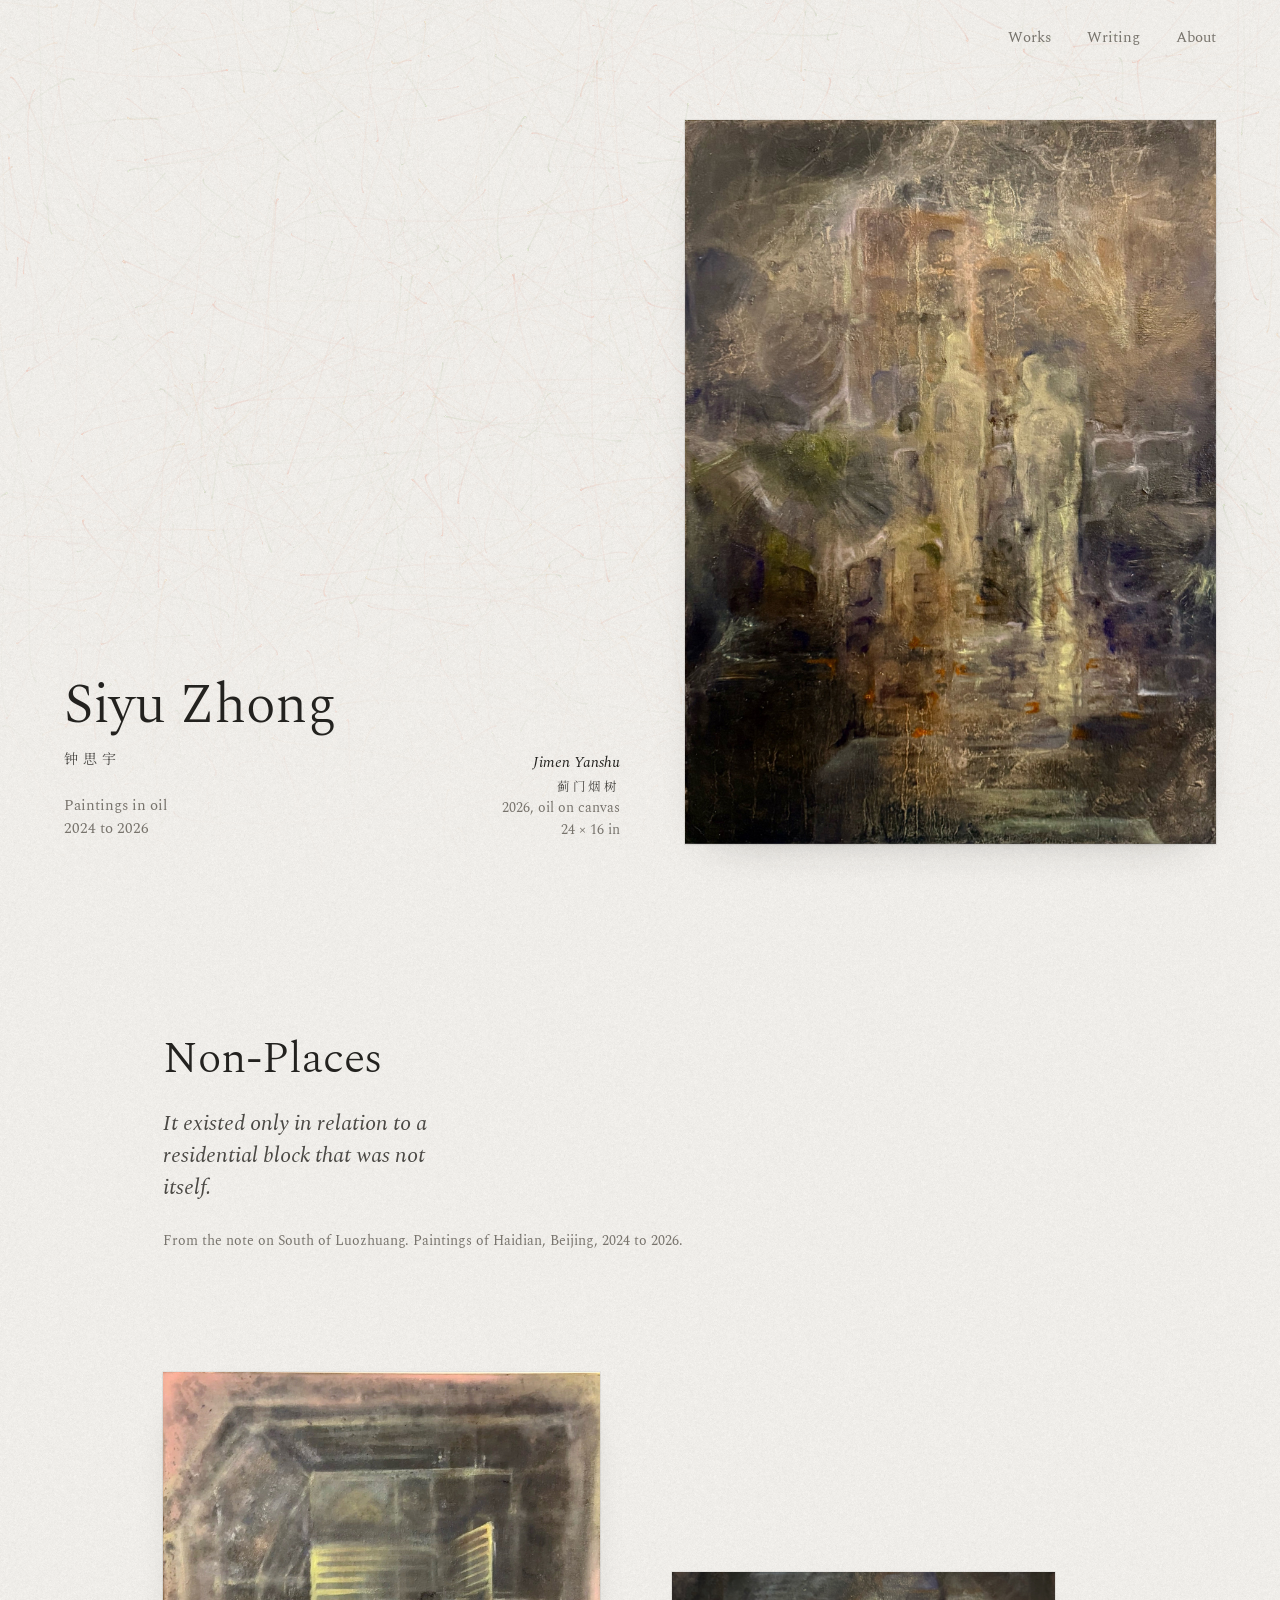
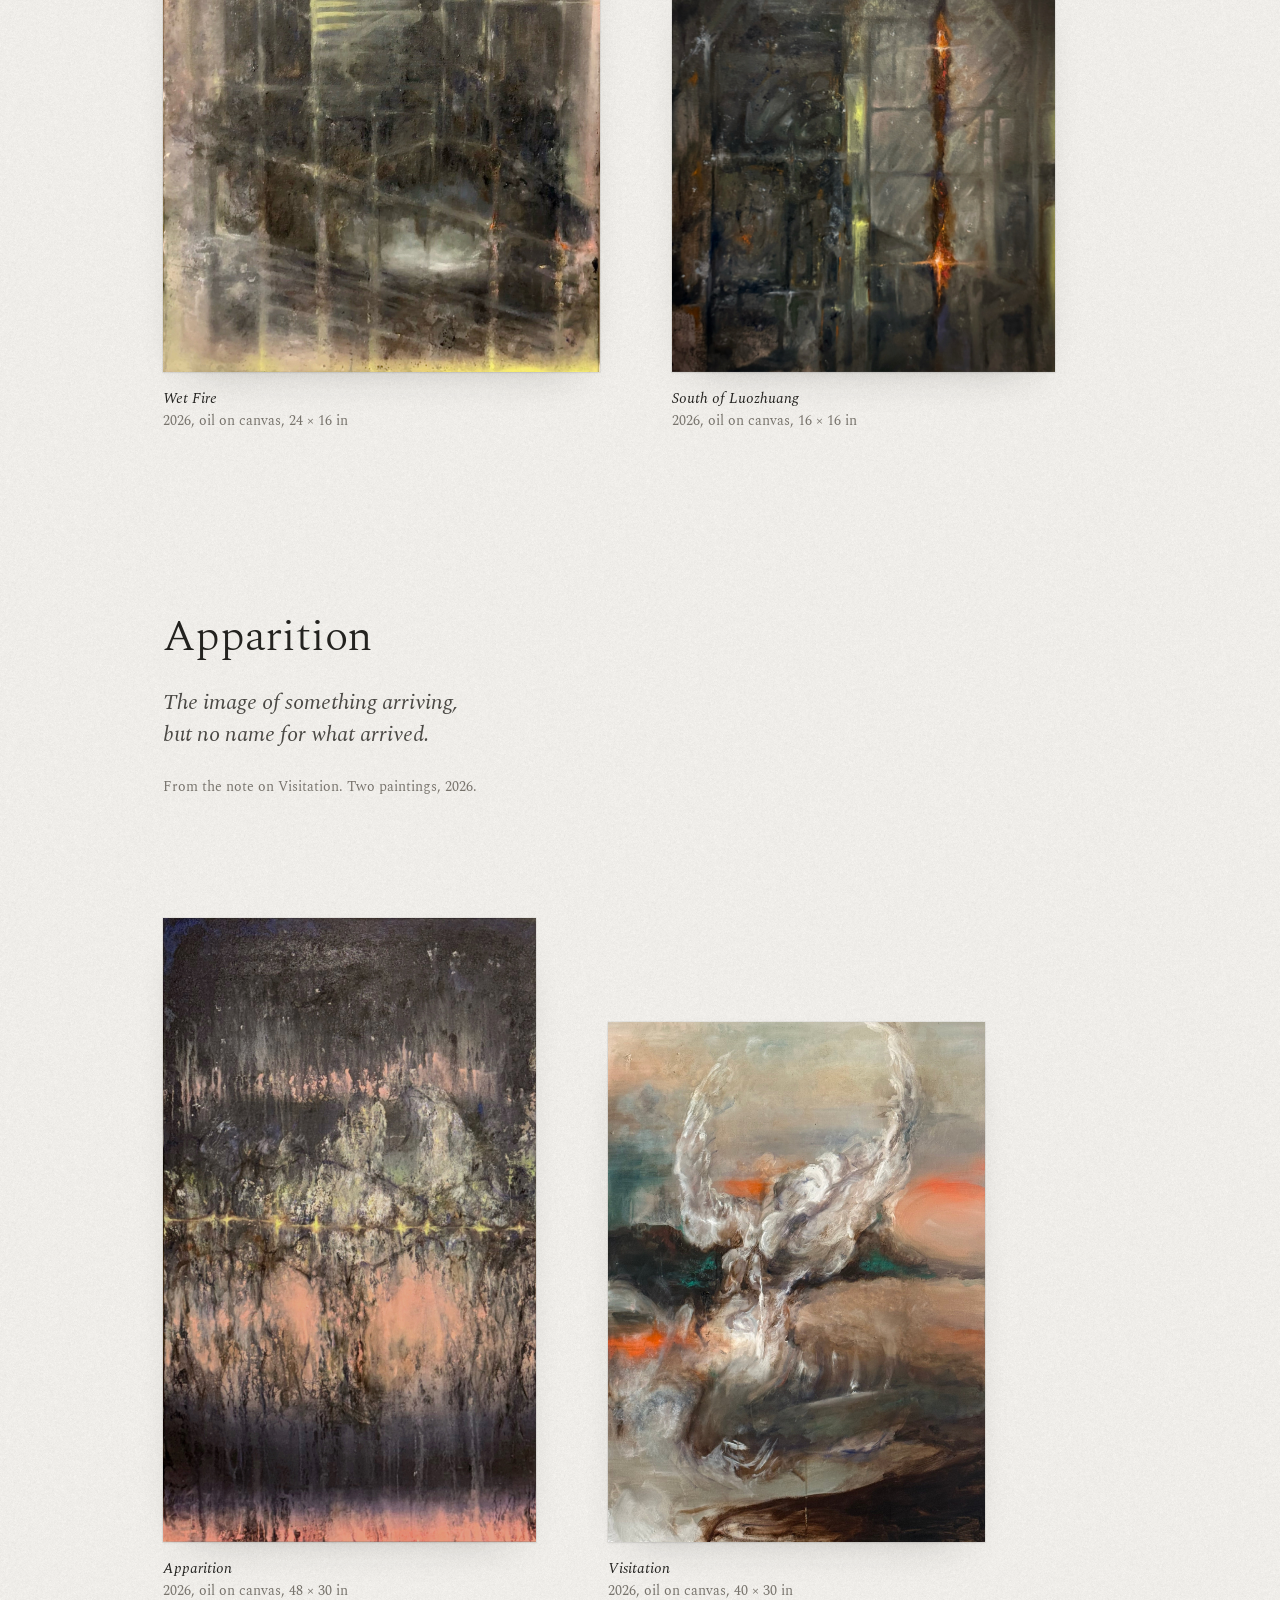
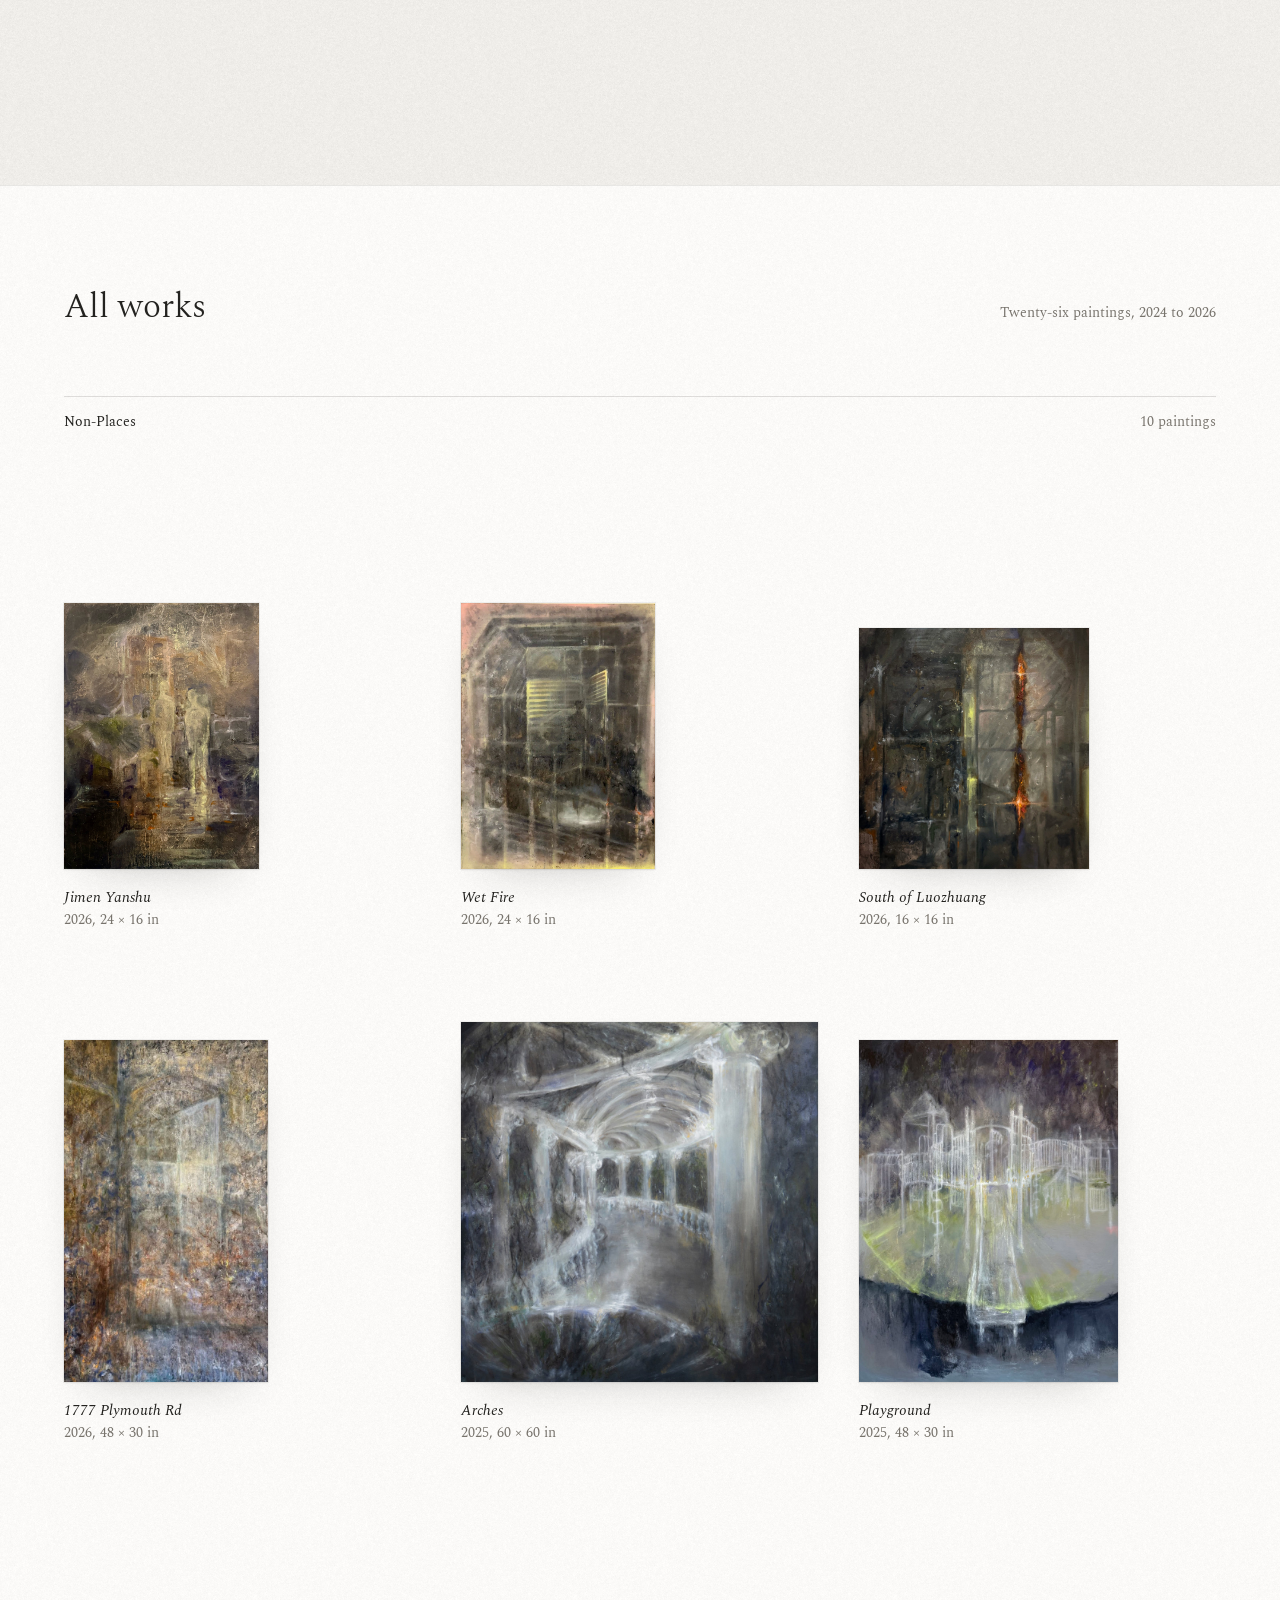
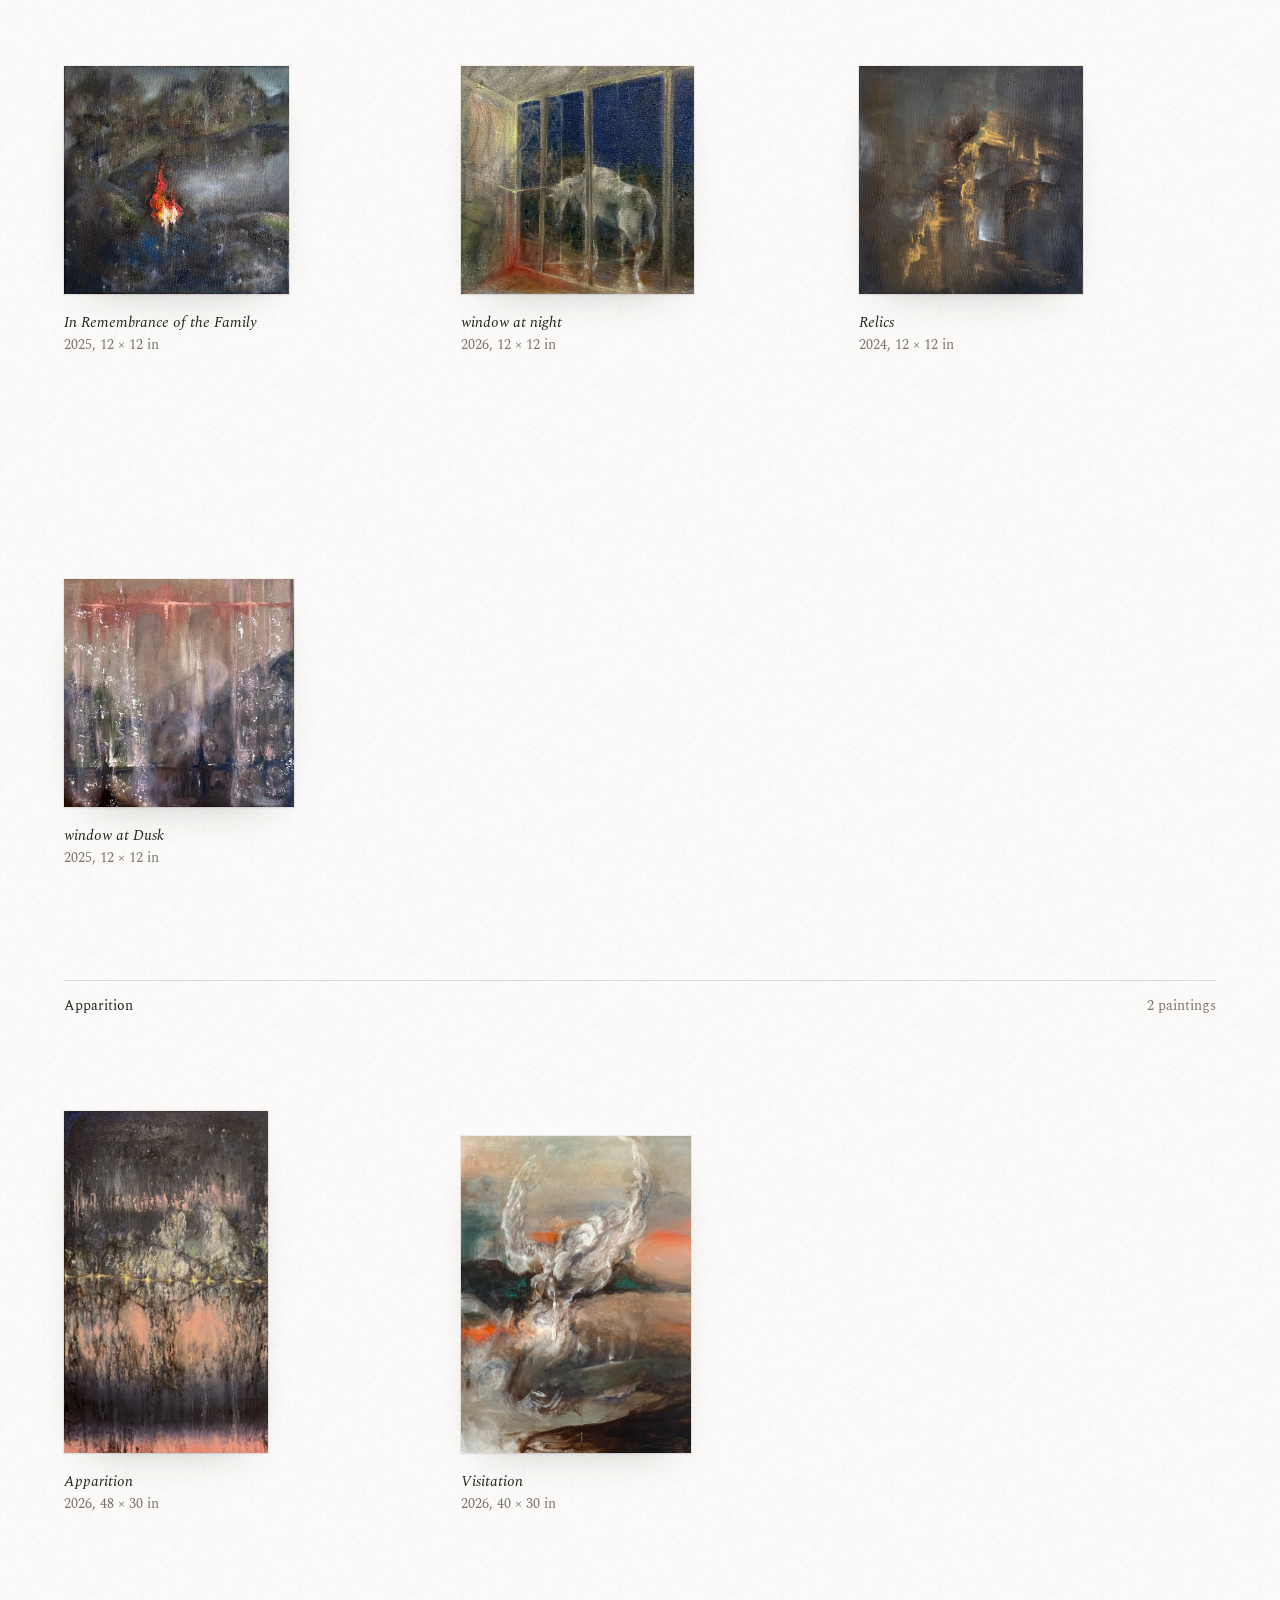
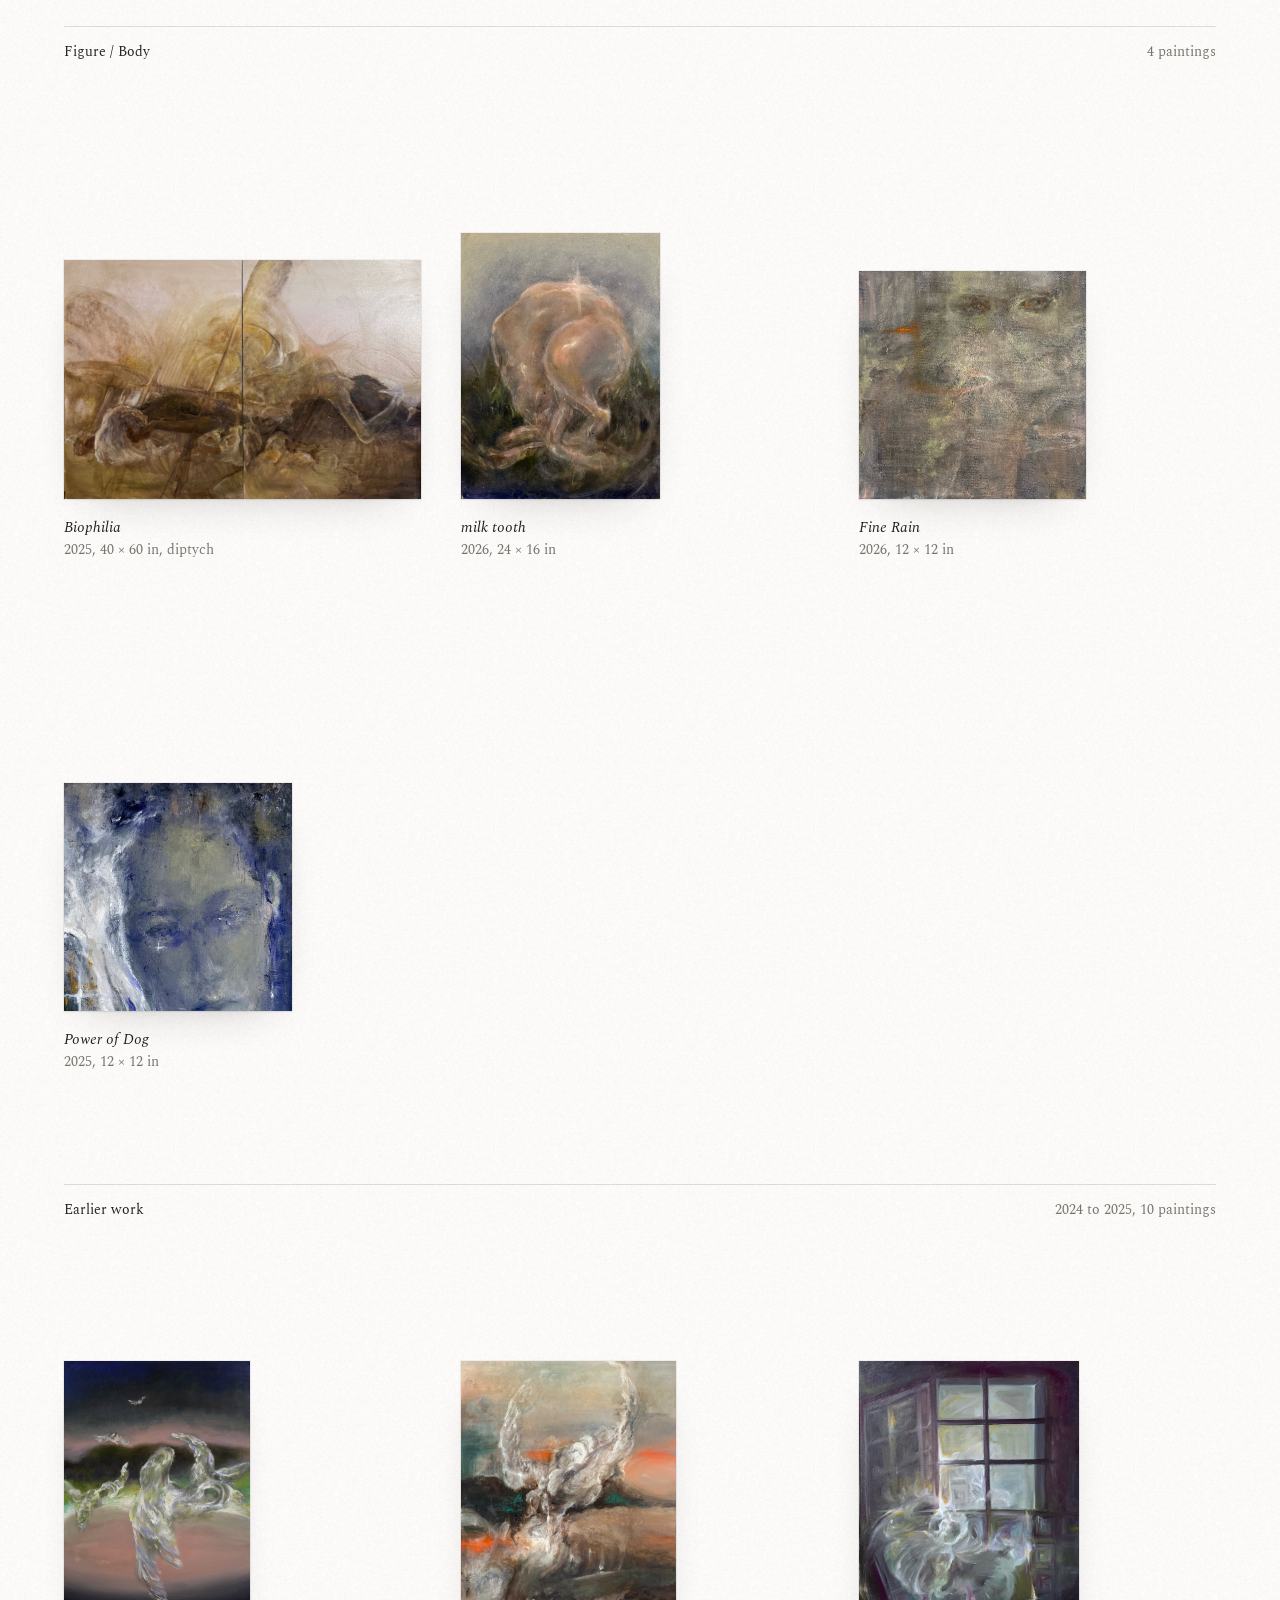
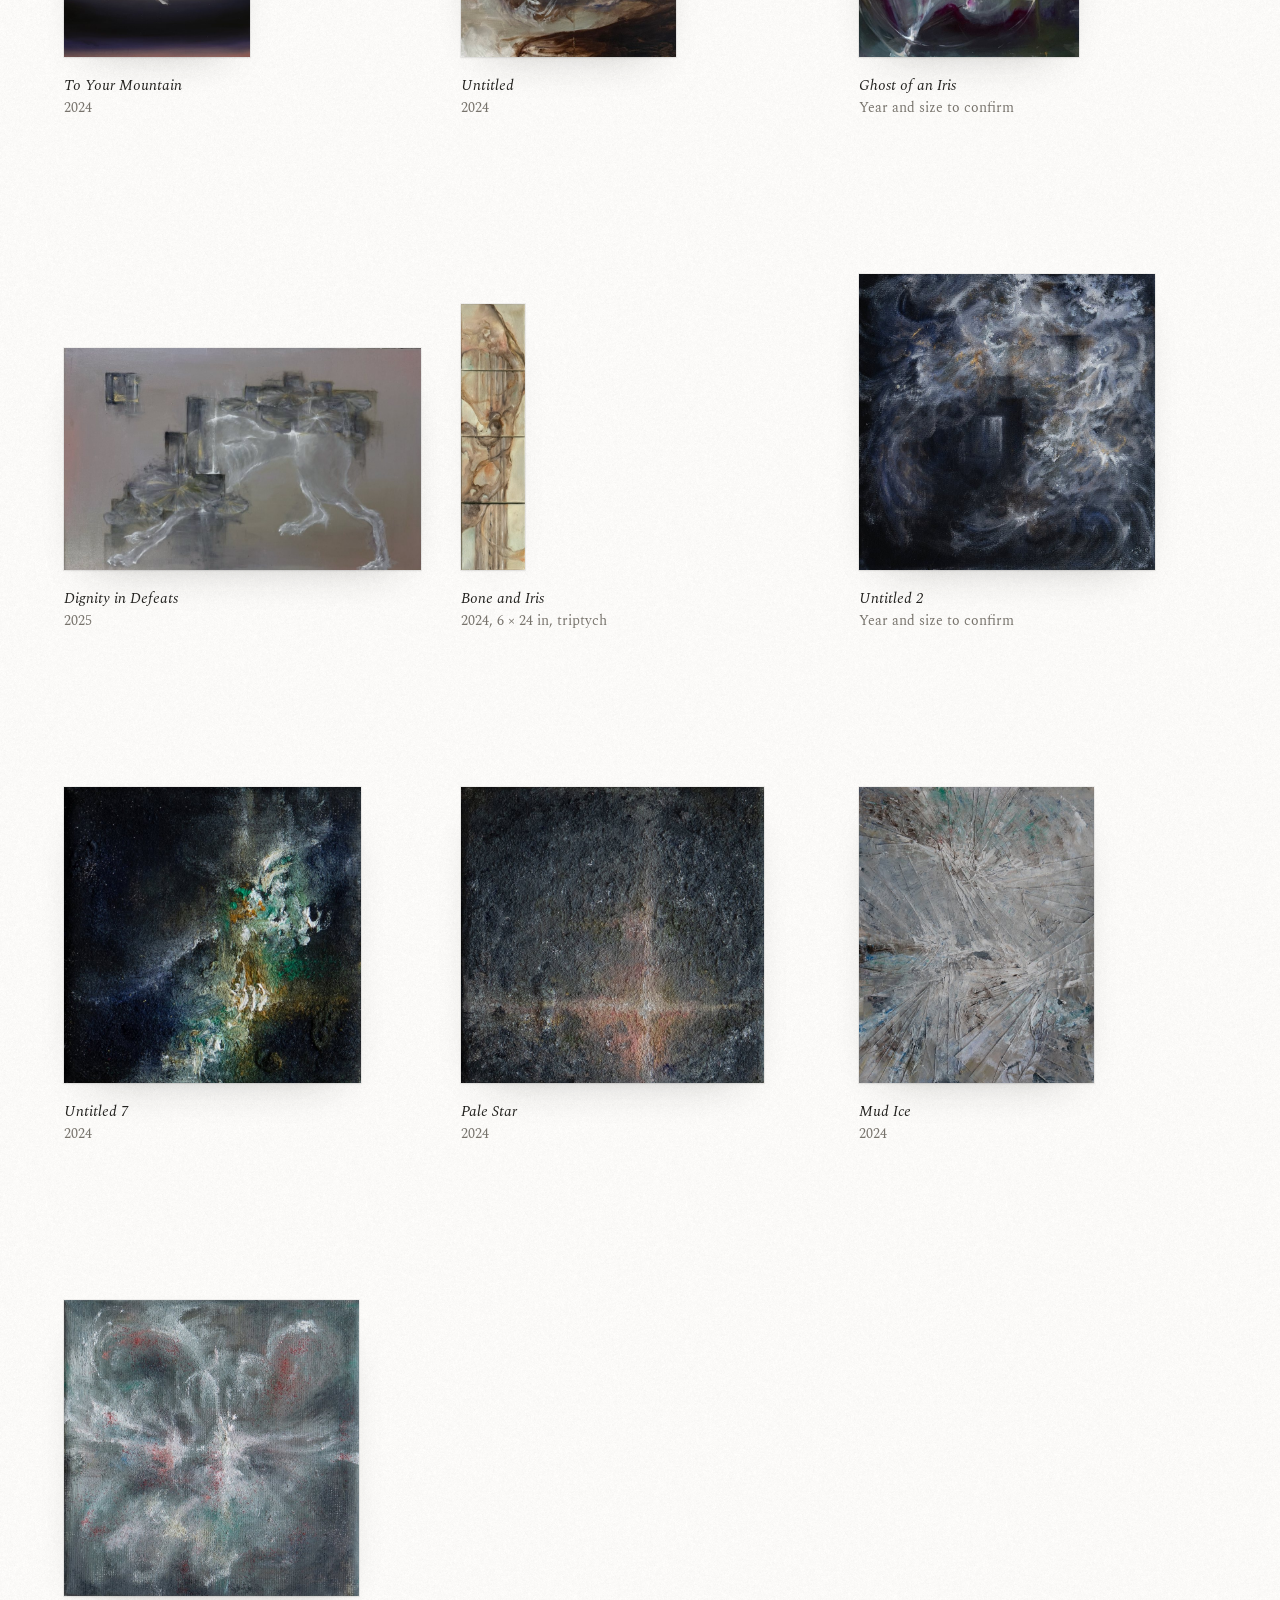
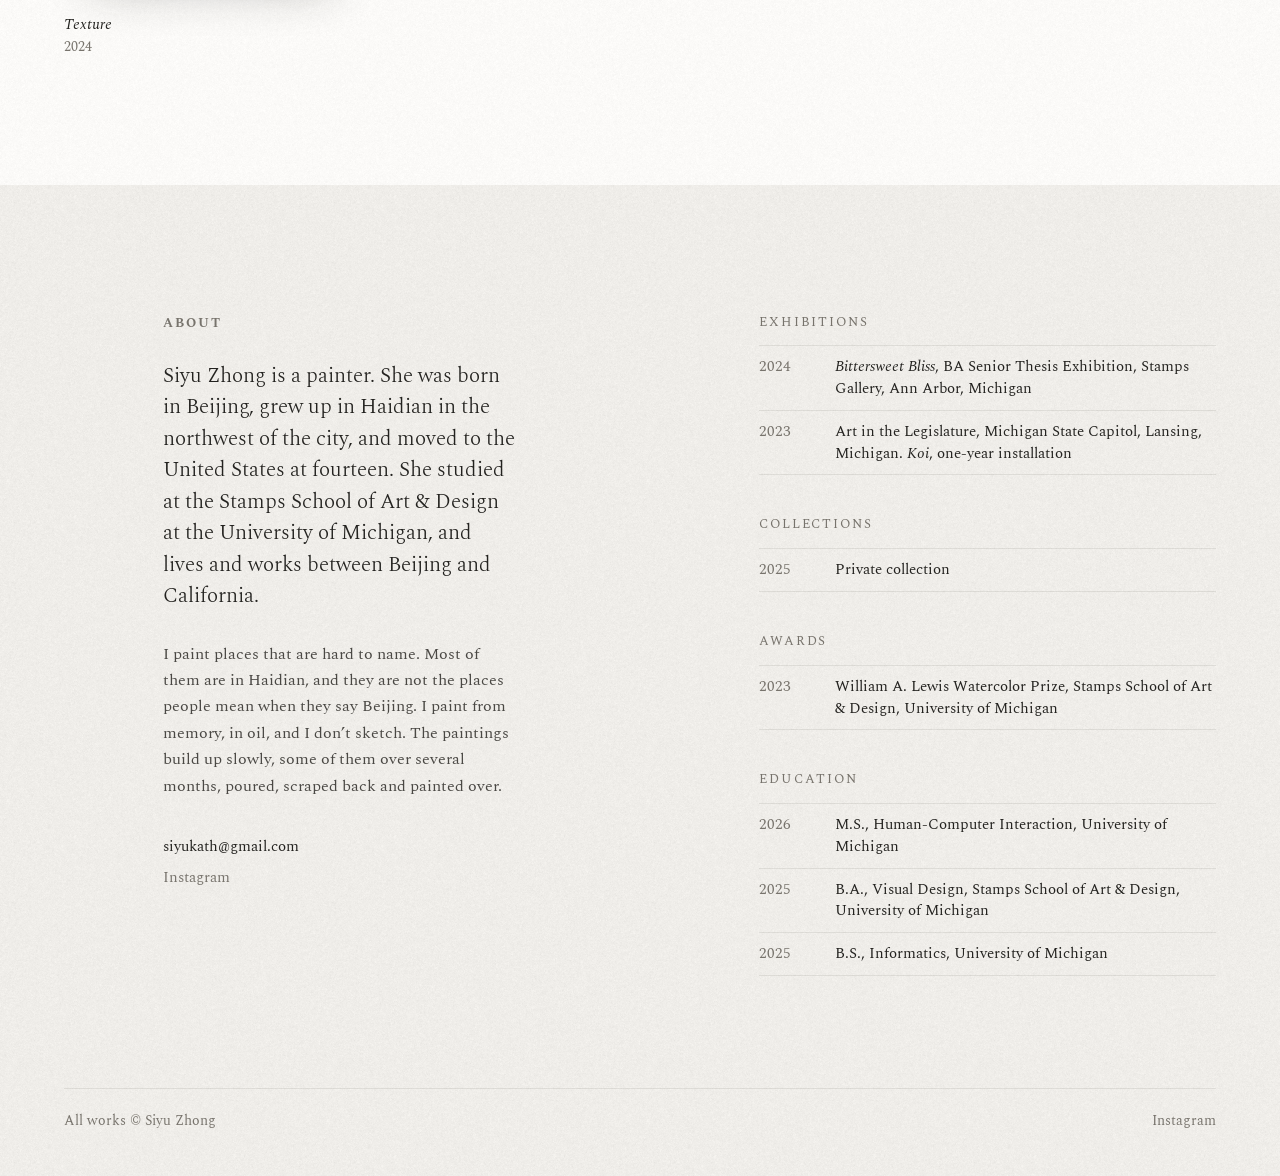
<file: index.html>
<!doctype html>
<html lang="en">
<head>
<meta charset="utf-8">
<meta name="viewport" content="width=device-width, initial-scale=1, viewport-fit=cover">
<title>Siyu Zhong</title>
<meta name="description" content="Siyu Zhong, painter. Paintings in oil, 2024 to 2026.">
<meta property="og:title" content="Siyu Zhong">
<meta property="og:description" content="Paintings in oil, 2024 to 2026.">
<meta property="og:image" content="https://siyuzhong.com/img/og.jpg">
<meta property="og:url" content="https://siyuzhong.com/">
<link rel="canonical" href="https://siyuzhong.com/">
<link rel="icon" type="image/png" href="img/favicon.png">
<link rel="apple-touch-icon" href="img/apple-touch-icon.png">
<link rel="preconnect" href="https://fonts.googleapis.com">
<link rel="preconnect" href="https://fonts.gstatic.com" crossorigin>
<link rel="stylesheet" href="https://fonts.googleapis.com/css2?family=Spectral:ital,wght@0,300;0,400;1,300;1,400&family=Noto+Serif+SC:wght@400&display=swap">
<link rel="stylesheet" href="assets/site.css">
</head>
<body>

<div class="home-page" id="page" style="position:relative">
<header class="top">
  <a class="home" href="index.html">Siyu Zhong</a>
  <nav class="nav" aria-label="Sections">
    <a href="#all-works">Works</a>
    <a href="writing.html">Writing</a>
    <a href="#about">About</a>
  </nav>
</header>

<section class="hero g" id="hero" aria-labelledby="name">
  <canvas id="ink" aria-hidden="true"></canvas>
  <div class="hero-l">
    <h1 class="name" id="name">Siyu Zhong <span lang="zh-Hans">钟思宇</span></h1>
    <p class="tag"><span>Paintings in oil</span><span>2024 to 2026</span></p>
  </div>
  <div class="hero-cap cap">
    <span class="t">Jimen Yanshu</span>
    <span class="z" lang="zh-Hans">蓟门烟树</span>
    <span>2026, oil on canvas</span>
    <span>24 × 16 in</span>
  </div>
  <figure class="hero-pic pic"><a href="work.html#jimen-yanshu"><img src="img/jimen-yanshu-2000.jpg" alt="Jimen Yanshu, 2026, oil on canvas" width="1466" height="2000" fetchpriority="high"></a></figure>
</section>

<main>
  <section class="chapter g" aria-labelledby="np">
    <div>
      <h2 id="np">Non-Places</h2>
      <p class="line">It existed only in relation to a residential block that was not itself.</p>
      <p class="src">From the note on South of Luozhuang. Paintings of Haidian, Beijing, 2024 to 2026.</p>
    </div>
  </section>

  <section class="pair g" aria-label="Wet Fire and South of Luozhuang">
    <div class="row">
      <figure class="pic" style="--h:24;--w:100">
        <a href="work.html#wet-fire"><img src="img/wet-fire-2000.jpg" alt="Wet Fire, 2026, oil on canvas" width="1455" height="2000" loading="lazy"></a>
        <figcaption class="cap"><span class="t">Wet Fire</span><span>2026, oil on canvas, 24 × 16 in</span></figcaption>
      </figure>
      <figure class="pic" style="--h:16;--w:64">
        <a href="work.html#south-of-luozhuang"><img src="img/south-of-luozhuang-2000.jpg" alt="South of Luozhuang, 2026, oil on canvas" width="1915" height="2000" loading="lazy"></a>
        <figcaption class="cap"><span class="t">South of Luozhuang</span><span>2026, oil on canvas, 16 × 16 in</span></figcaption>
      </figure>
    </div>
  </section>

  <section class="chapter g" aria-labelledby="ap">
    <div>
      <h2 id="ap">Apparition</h2>
      <p class="line">The image of something arriving, but no name for what arrived.</p>
      <p class="src">From the note on Visitation. Two paintings, 2026.</p>
    </div>
  </section>

  <section class="pair g small" aria-label="Apparition and Visitation">
    <div class="row">
      <figure class="pic" style="--h:48;--w:100">
        <a href="work.html#apparition"><img src="img/apparition-2000.jpg" alt="Apparition, 2026, oil on canvas" width="1193" height="2000" loading="lazy"></a>
        <figcaption class="cap"><span class="t">Apparition</span><span>2026, oil on canvas, 48 × 30 in</span></figcaption>
      </figure>
      <figure class="pic" style="--h:40;--w:100">
        <a href="work.html#visitation"><img src="img/visitation-2000.jpg" alt="Visitation, 2026, oil on canvas" width="1452" height="2000" loading="lazy"></a>
        <figcaption class="cap"><span class="t">Visitation</span><span>2026, oil on canvas, 40 × 30 in</span></figcaption>
      </figure>
    </div>
  </section>

  <section class="all" id="all-works" aria-labelledby="aw">
    <div class="all-head">
      <h2 id="aw">All works</h2>
      <span id="all-count"></span>
    </div>
    <div id="groups"></div>
  </section>

  <section class="about g" id="about" aria-labelledby="ab">
    <div class="col">
      <h2 class="label" id="ab">About</h2>
      <p class="bio">Siyu Zhong is a painter. She was born in Beijing, grew up in Haidian in the northwest of the city, and moved to the United States at fourteen. She studied at the Stamps School of Art &amp; Design at the University of Michigan, and lives and works between Beijing and California.</p>
      <p class="stmt">I paint places that are hard to name. Most of them are in Haidian, and they are not the places people mean when they say Beijing. I paint from memory, in oil, and I don’t sketch. The paintings build up slowly, some of them over several months, poured, scraped back and painted over.</p>
      <div class="contact">
        <span class="email">siyukath@gmail.com</span>
        <a href="https://www.instagram.com/siyukathart/">Instagram</a>
      </div>
    </div>
    <div class="cv">
      <div>
        <span class="label">Exhibitions</span>
        <ul>
          <li><span class="y">2024</span><span><i>Bittersweet Bliss</i>, BA Senior Thesis Exhibition, Stamps Gallery, Ann Arbor, Michigan</span></li>
          <li><span class="y">2023</span><span>Art in the Legislature, Michigan State Capitol, Lansing, Michigan. <i>Koi</i>, one-year installation</span></li>
        </ul>
      </div>
      <div>
        <span class="label">Collections</span>
        <ul><li><span class="y">2025</span><span>Private collection</span></li></ul>
      </div>
      <div>
        <span class="label">Awards</span>
        <ul><li><span class="y">2023</span><span>William A. Lewis Watercolor Prize, Stamps School of Art &amp; Design, University of Michigan</span></li></ul>
      </div>
      <div>
        <span class="label">Education</span>
        <ul>
          <li><span class="y">2026</span><span>M.S., Human-Computer Interaction, University of Michigan</span></li>
          <li><span class="y">2025</span><span>B.A., Visual Design, Stamps School of Art &amp; Design, University of Michigan</span></li>
          <li><span class="y">2025</span><span>B.S., Informatics, University of Michigan</span></li>
        </ul>
      </div>
    </div>
  </section>
</main>

<footer class="foot">
  <span>All works © Siyu Zhong</span>
  <a href="https://www.instagram.com/siyukathart/">Instagram</a>
</footer>
</div>

<script src="assets/works.js"></script>
<script src="assets/ink.js"></script>
<script>
(function () {
  function esc(s) { return String(s == null ? "" : s).replace(/[&<>"]/g, function (c) { return { "&": "&amp;", "<": "&lt;", ">": "&gt;", "\"": "&quot;" }[c]; }); }
  /* the long side of each painting sets how tall it hangs in the list: twelve inches at 60%, sixty at 100% */
  function scale(size) {
    var nums = String(size).match(/\d+(\.\d+)?/g) || [];
    var longest = 0; nums.forEach(function (n) { longest = Math.max(longest, parseFloat(n)); });
    if (!longest) return 0.78;
    return Math.min(1, Math.max(0.6, 0.6 + (longest - 12) / 48 * 0.4)).toFixed(3);
  }
  var words = ["", "one", "two", "three", "four", "five", "six", "seven", "eight", "nine", "ten", "eleven", "twelve", "thirteen", "fourteen", "fifteen", "sixteen", "seventeen", "eighteen", "nineteen", "twenty"];
  var years = window.WORKS.map(function (w) { return parseInt(w.year, 10); }).filter(function (y) { return y; });
  var n = window.WORKS.length, cap = words[n] || (n > 20 && n < 30 ? "twenty-" + words[n - 20] : String(n));
  document.getElementById("all-count").textContent = cap.charAt(0).toUpperCase() + cap.slice(1) + " paintings, " + Math.min.apply(null, years) + " to " + Math.max.apply(null, years);
  var html = "";
  window.SERIES.forEach(function (s) {
    var list = window.WORKS.filter(function (w) { return w.series === s.id; });
    if (!list.length) return;
    html += '<section class="group" aria-label="' + esc(s.name) + '"><div class="group-head"><h3>' + esc(s.name) + '</h3><span>' + (s.note ? esc(s.note) + ', ' : '') + list.length + (list.length === 1 ? ' painting' : ' paintings') + '</span></div><div class="cells">';
    list.forEach(function (w) {
      var line = w.meta ? esc(w.meta) : (w.size ? w.year + ', ' + esc(w.size) : String(w.year));
      html += '<a class="cell pic" href="work.html#' + w.slug + '" style="--s:' + scale(w.size) + ';--r:' + (w.ratio || 1) + '">' +
        '<span class="frame"><img src="img/' + w.slug + '-900.jpg" srcset="img/' + w.slug + '-900.jpg 900w, img/' + w.slug + '-2000.jpg 2000w" sizes="(max-width: 760px) 45vw, 28vw" alt="' + esc(w.title + (w.year ? ", " + w.year : "") + ", oil on canvas") + '" loading="lazy"></span>' +
        '<span class="cap"><span class="t">' + esc(w.title) + '</span><span>' + line + '</span></span></a>';
    });
    html += '</div></section>';
  });
  document.getElementById("groups").innerHTML = html;

  /* the name moves into the header once the opening has scrolled away */
  var page = document.getElementById("page"), hero = document.getElementById("hero");
  if ("IntersectionObserver" in window) {
    new IntersectionObserver(function (es) {
      page.classList.toggle("past", !es[0].isIntersecting);
    }, { rootMargin: "-80px 0px 0px 0px", threshold: 0 }).observe(hero);
  } else { page.classList.add("past"); }
})();
</script>
</body>
</html>
</file>
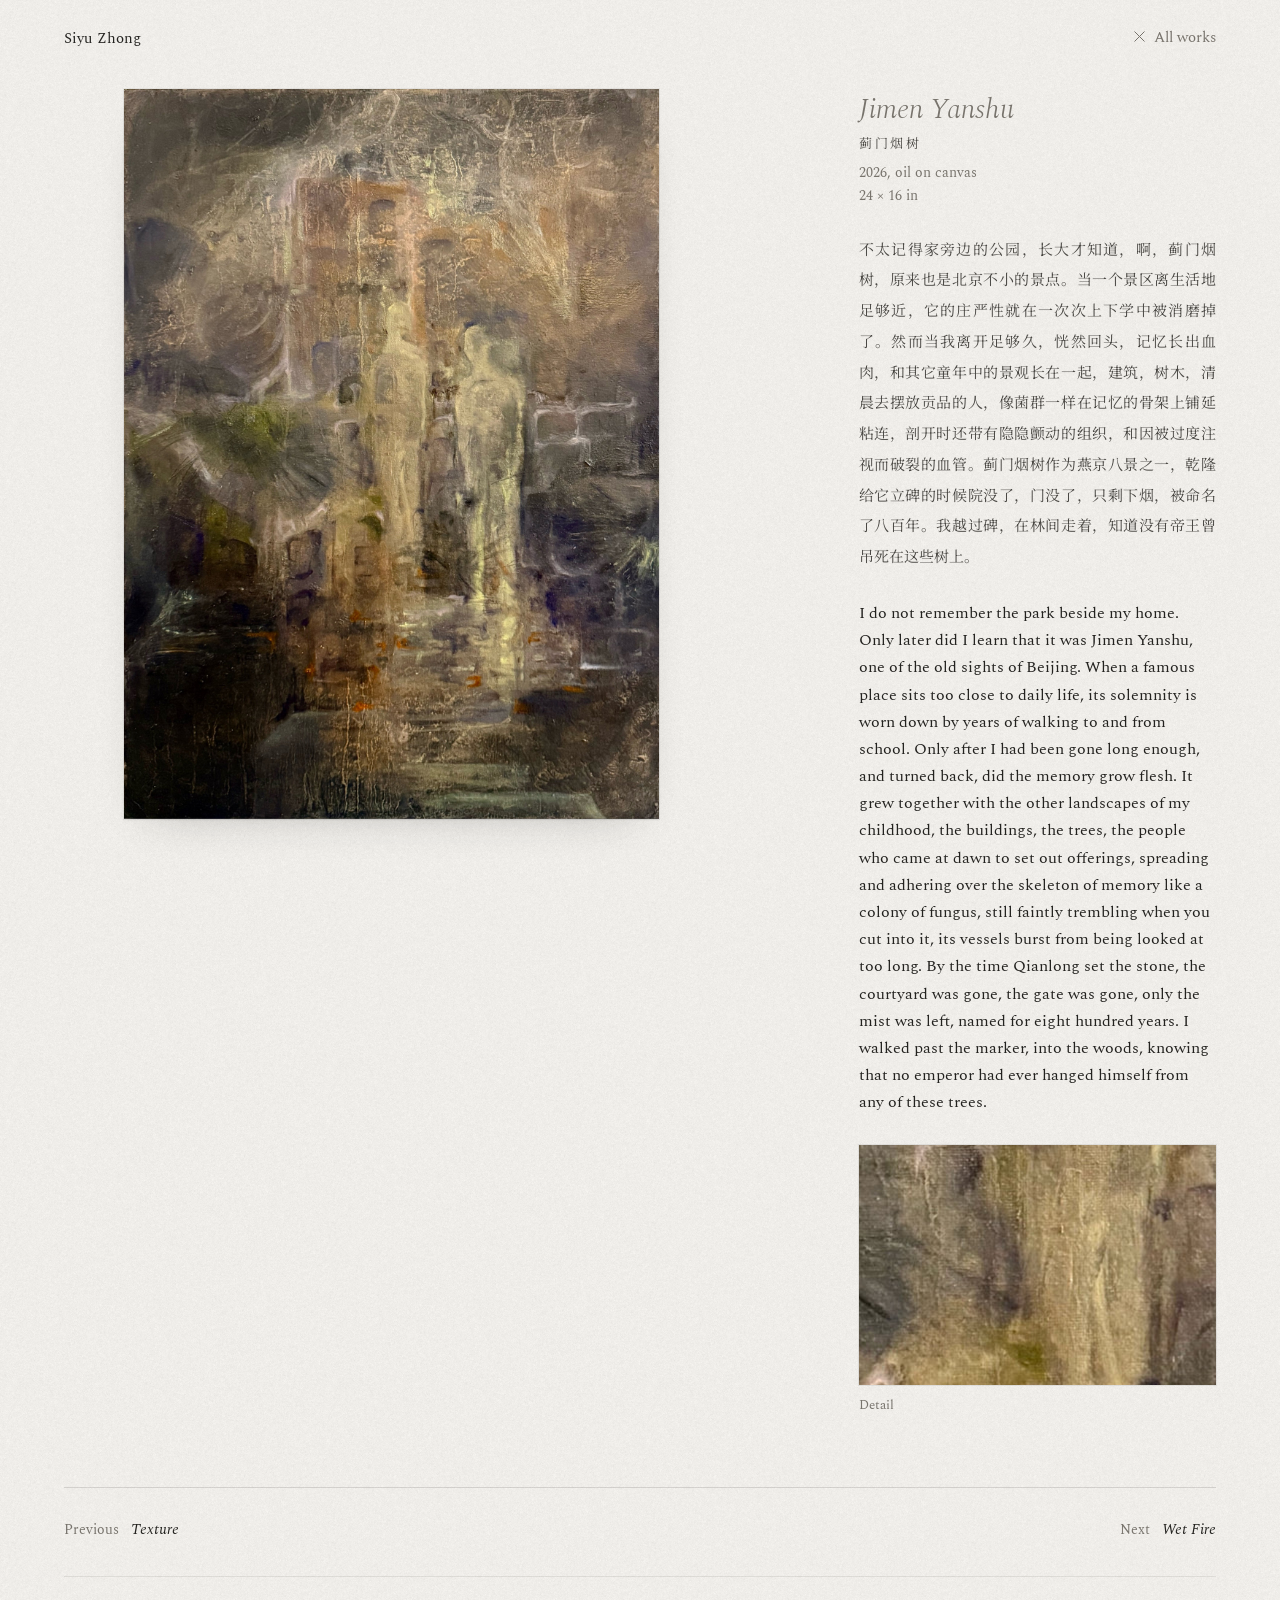
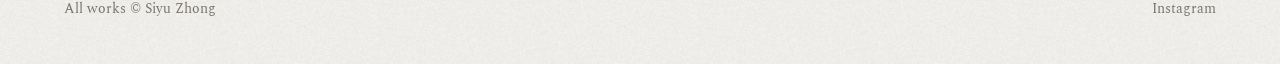
<file: work.html>
<!doctype html>
<html lang="en">
<head>
<meta charset="utf-8">
<meta name="viewport" content="width=device-width, initial-scale=1, viewport-fit=cover">
<title>Siyu Zhong, painting</title>
<link rel="icon" type="image/png" href="img/favicon.png">
<link rel="preconnect" href="https://fonts.googleapis.com">
<link rel="preconnect" href="https://fonts.gstatic.com" crossorigin>
<link rel="stylesheet" href="https://fonts.googleapis.com/css2?family=Spectral:ital,wght@0,300;0,400;1,300;1,400&family=Noto+Serif+SC:wght@400&display=swap">
<link rel="stylesheet" href="assets/site.css">
</head>
<body>
<header class="top">
  <a class="home" href="index.html">Siyu Zhong</a>
  <nav class="nav" aria-label="Sections">
    <a class="x" href="index.html#all-works">
      <svg aria-hidden="true" width="11" height="11" viewBox="0 0 11 11" fill="none" stroke="currentColor" stroke-width="1"><path d="M.5.5l10 10M10.5.5L.5 10.5"/></svg>
      All works
    </a>
  </nav>
</header>

<main class="view g">
  <div class="pic"><img id="pic" alt=""></div>
  <article id="text"></article>
</main>

<nav class="pn" aria-label="More paintings">
  <a id="prev" href="#"><span>Previous</span><i id="prev-t"></i></a>
  <a id="next" href="#"><span>Next</span><i id="next-t"></i></a>
</nav>

<footer class="foot">
  <span>All works © Siyu Zhong</span>
  <a href="https://www.instagram.com/siyukathart/">Instagram</a>
</footer>

<script src="assets/works.js"></script>
<script>
(function () {
  var W = window.WORKS;
  function esc(s) { return String(s == null ? "" : s).replace(/[&<>"]/g, function (c) { return { "&": "&amp;", "<": "&lt;", ">": "&gt;", "\"": "&quot;" }[c]; }); }
  function idx() {
    var h = (location.hash || "").replace("#", "");
    for (var i = 0; i < W.length; i++) if (W[i].slug === h) return i;
    return 0;
  }
  function show() {
    var i = idx(), w = W[i], p = W[(i - 1 + W.length) % W.length], n = W[(i + 1) % W.length];
    var pic = document.getElementById("pic");
    pic.src = "img/" + w.slug + "-2000.jpg";
    pic.alt = w.title + (w.year ? ", " + w.year : "") + ", " + (w.medium || window.MEDIUM).toLowerCase();
    var h = '<div class="cap"><h1>' + esc(w.title) + '</h1>' +
      (w.zh ? '<span class="z" lang="zh-Hans">' + esc(w.zh) + '</span>' : '') +
      (w.meta ? '<span>' + esc(w.meta) + '</span>' : '<span>' + w.year + ', ' + esc(w.medium || window.MEDIUM).toLowerCase() + '</span>' + (w.size ? '<span>' + esc(w.size) + '</span>' : '')) + '</div>';
    if (w.fz) h += '<p class="zhp" lang="zh-Hans">' + esc(w.fz) + '</p><p class="enp">' + esc(w.fe) + '</p>';
    else if (w.note) h += '<p class="note">' + esc(w.note) + '</p>';
    h += '<figure>' +
      '<div class="detail" role="img" aria-label="Detail of ' + esc(w.title) + ', the surface close up" style="background-image:url(img/' + w.slug + '-2000.jpg);background-position:' + (w.focus || "50% 50%") + '"></div>' +
      '<figcaption class="lab">Detail</figcaption></figure>';
    if (w.credit) h += '<p class="credit">' + esc(w.credit) + '</p>';
    document.getElementById("text").innerHTML = h;
    document.title = w.title + ", Siyu Zhong";
    document.getElementById("prev").href = "#" + p.slug;
    document.getElementById("prev-t").textContent = p.title;
    document.getElementById("next").href = "#" + n.slug;
    document.getElementById("next-t").textContent = n.title;
    window.scrollTo(0, 0);
  }
  window.addEventListener("hashchange", show);
  document.addEventListener("keydown", function (e) {
    if (e.target && /input|textarea/i.test(e.target.tagName)) return;
    if (e.key === "ArrowRight") location.hash = document.getElementById("next").getAttribute("href");
    if (e.key === "ArrowLeft") location.hash = document.getElementById("prev").getAttribute("href");
  });
  show();
})();
</script>
</body>
</html>
</file>
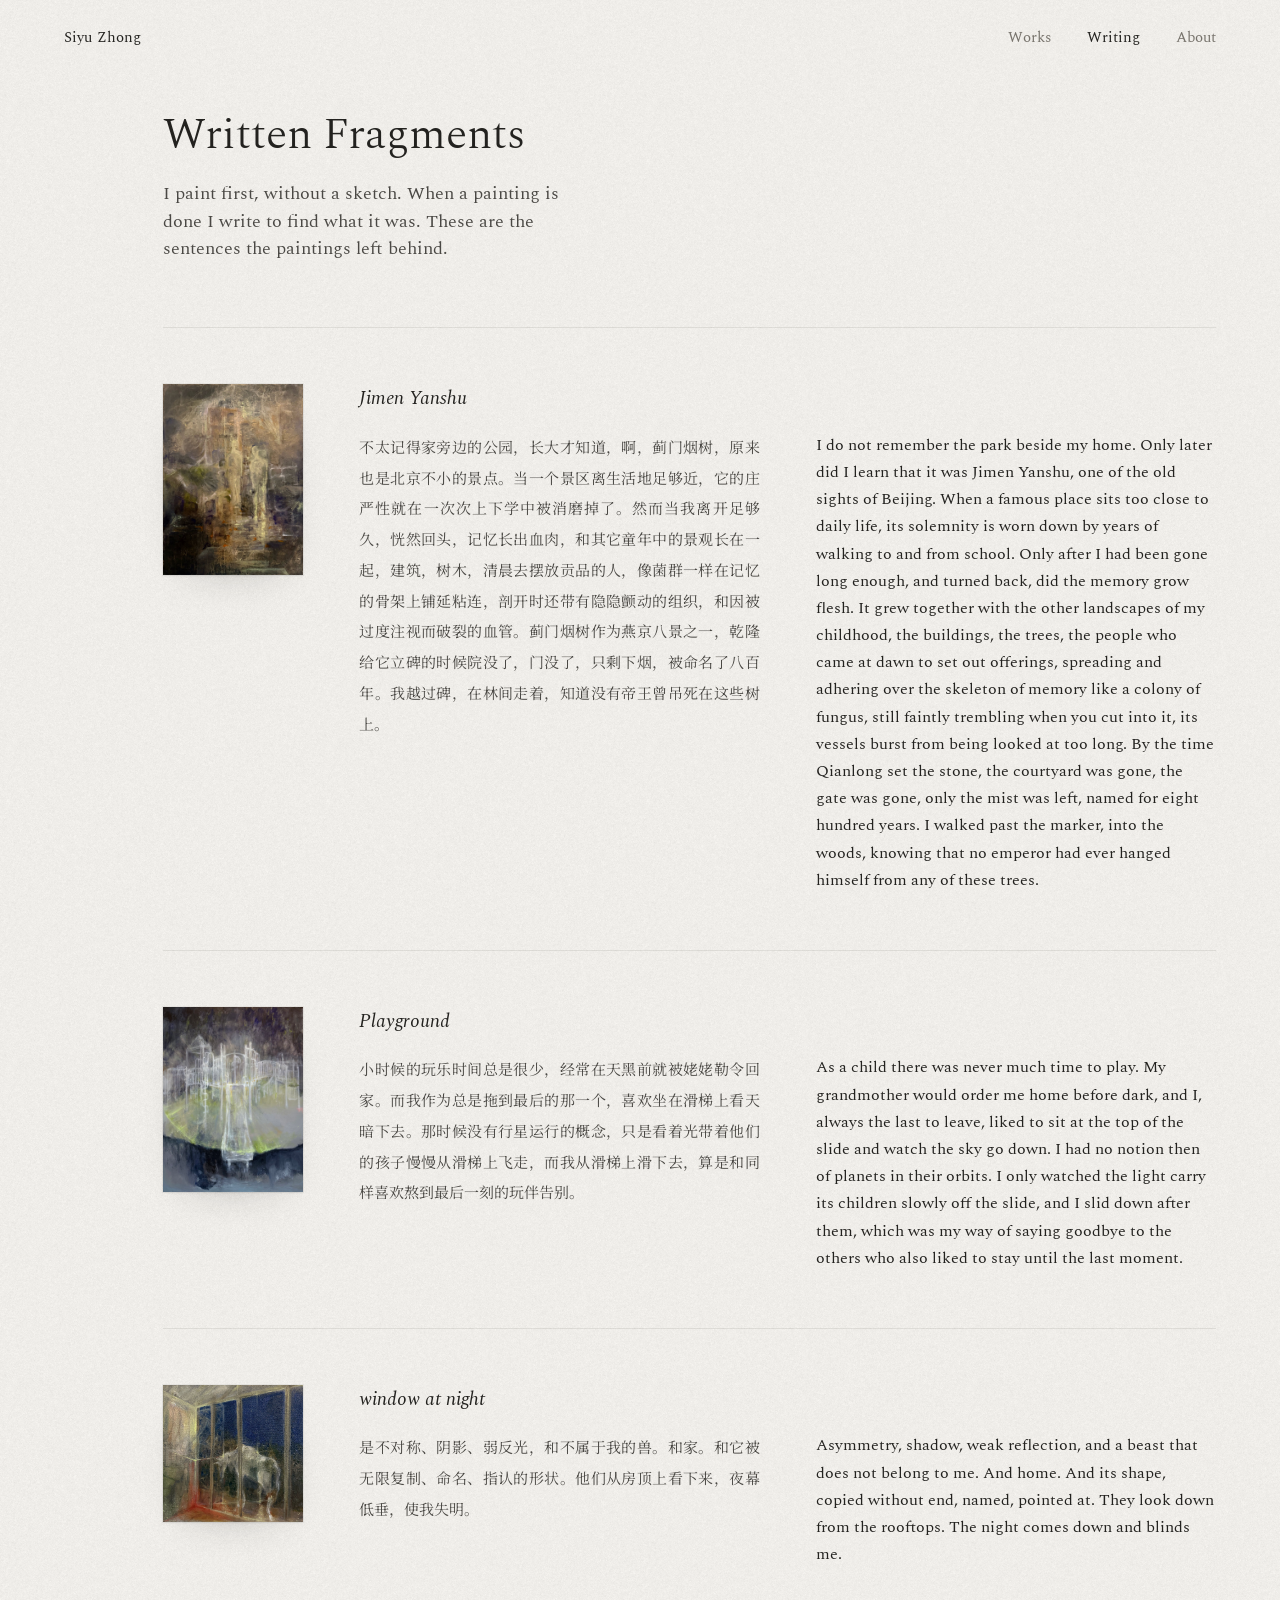
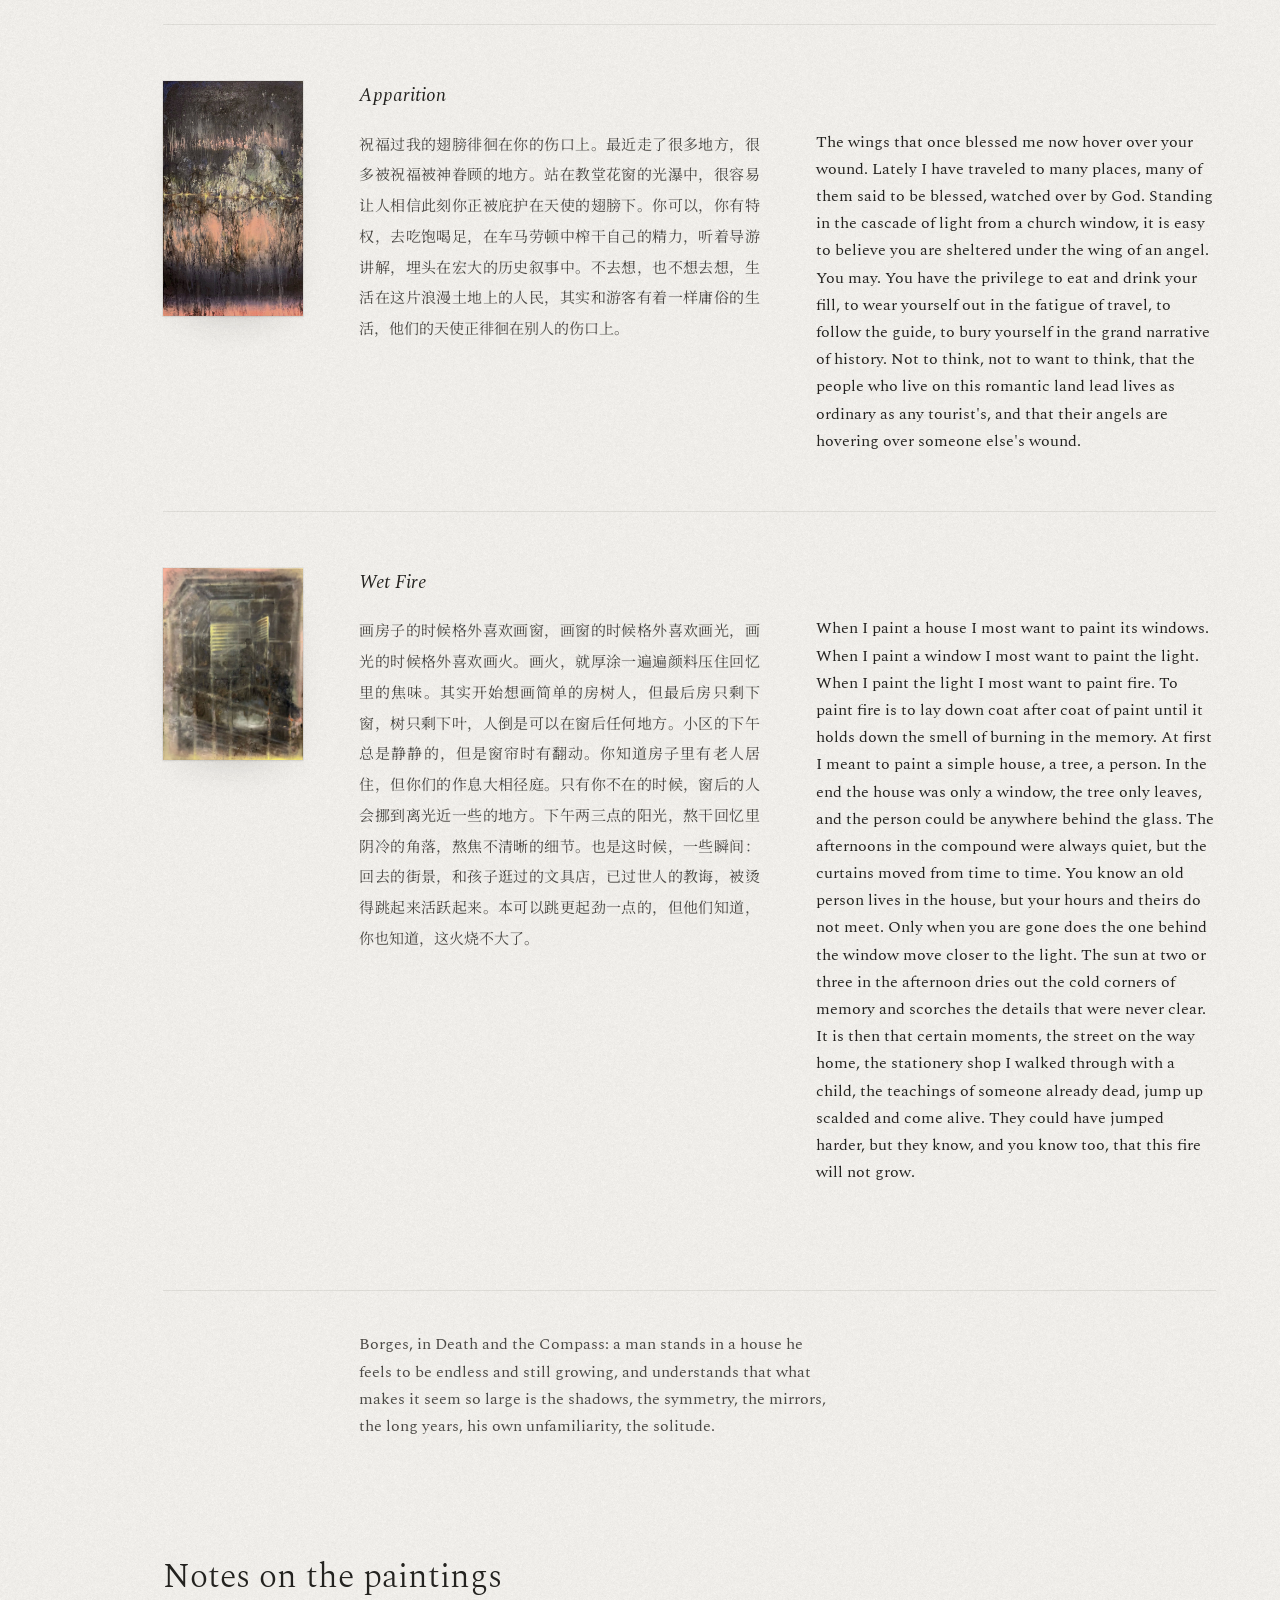
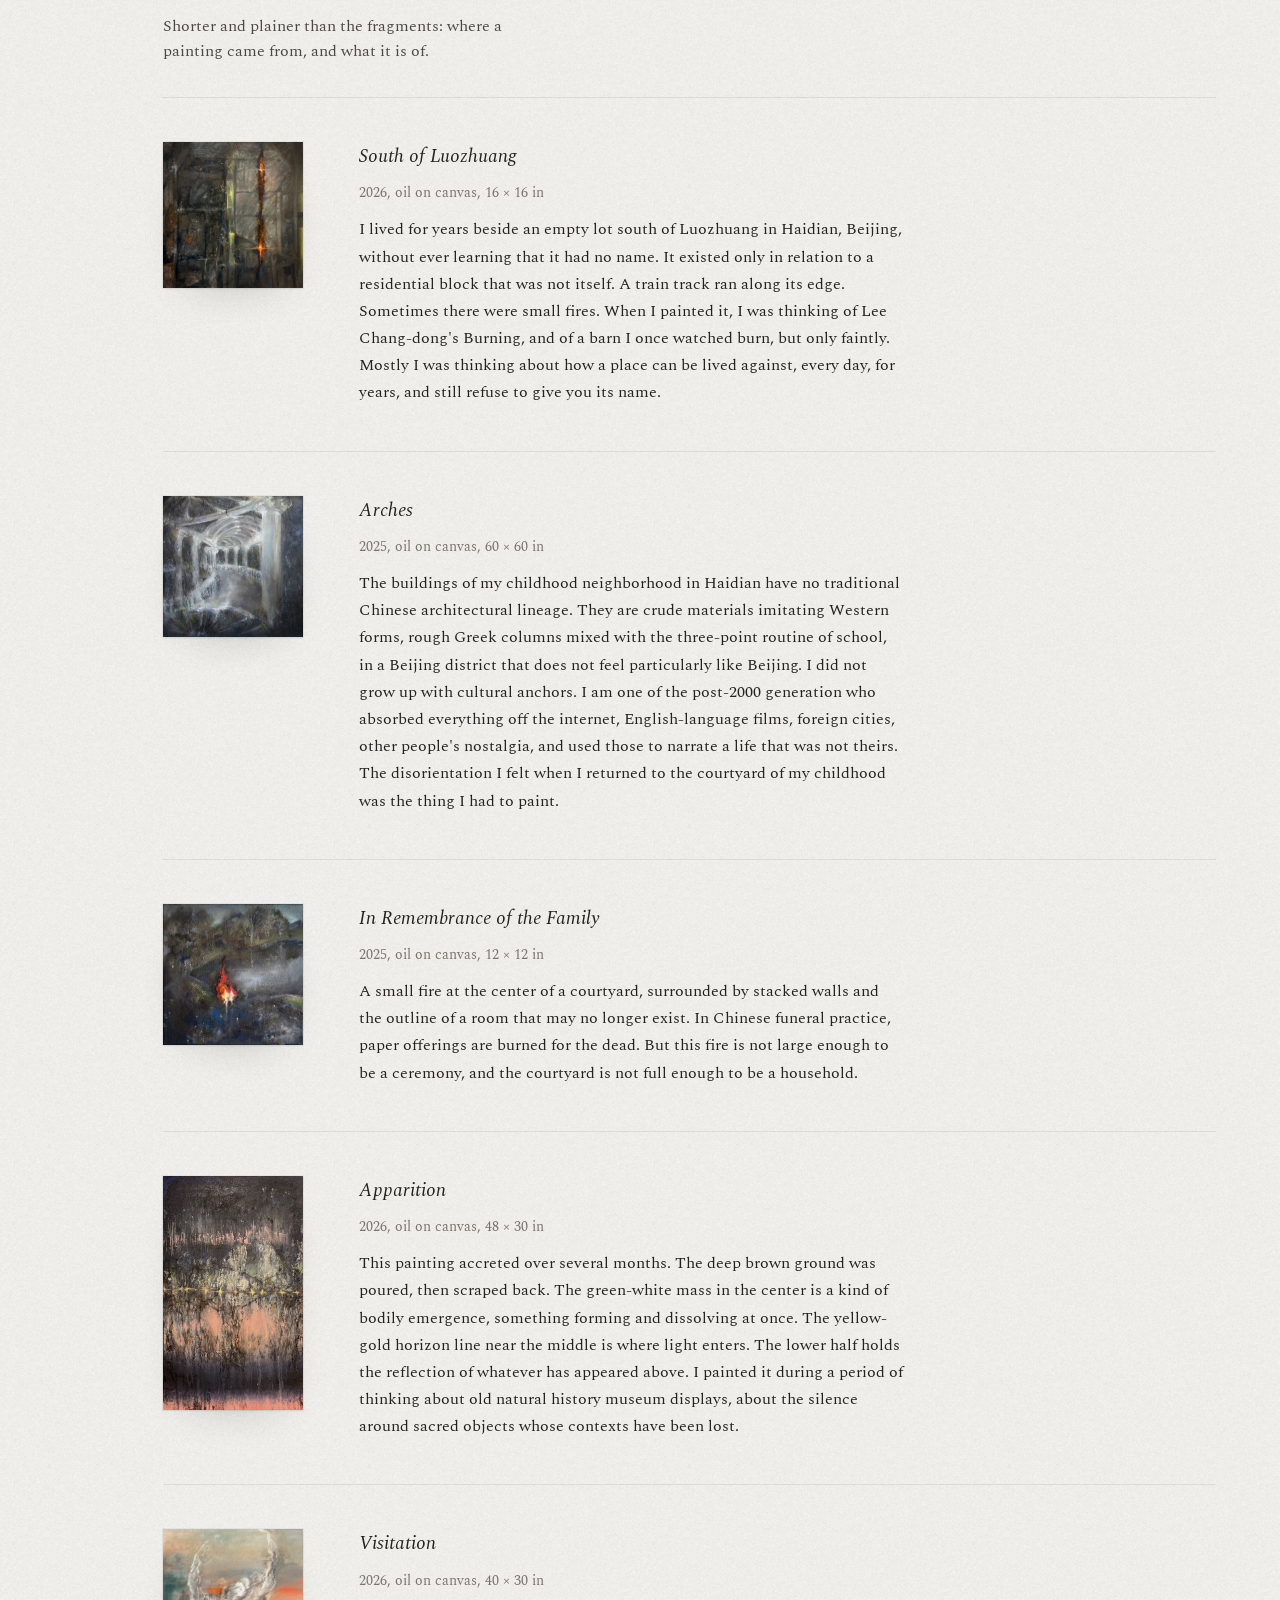
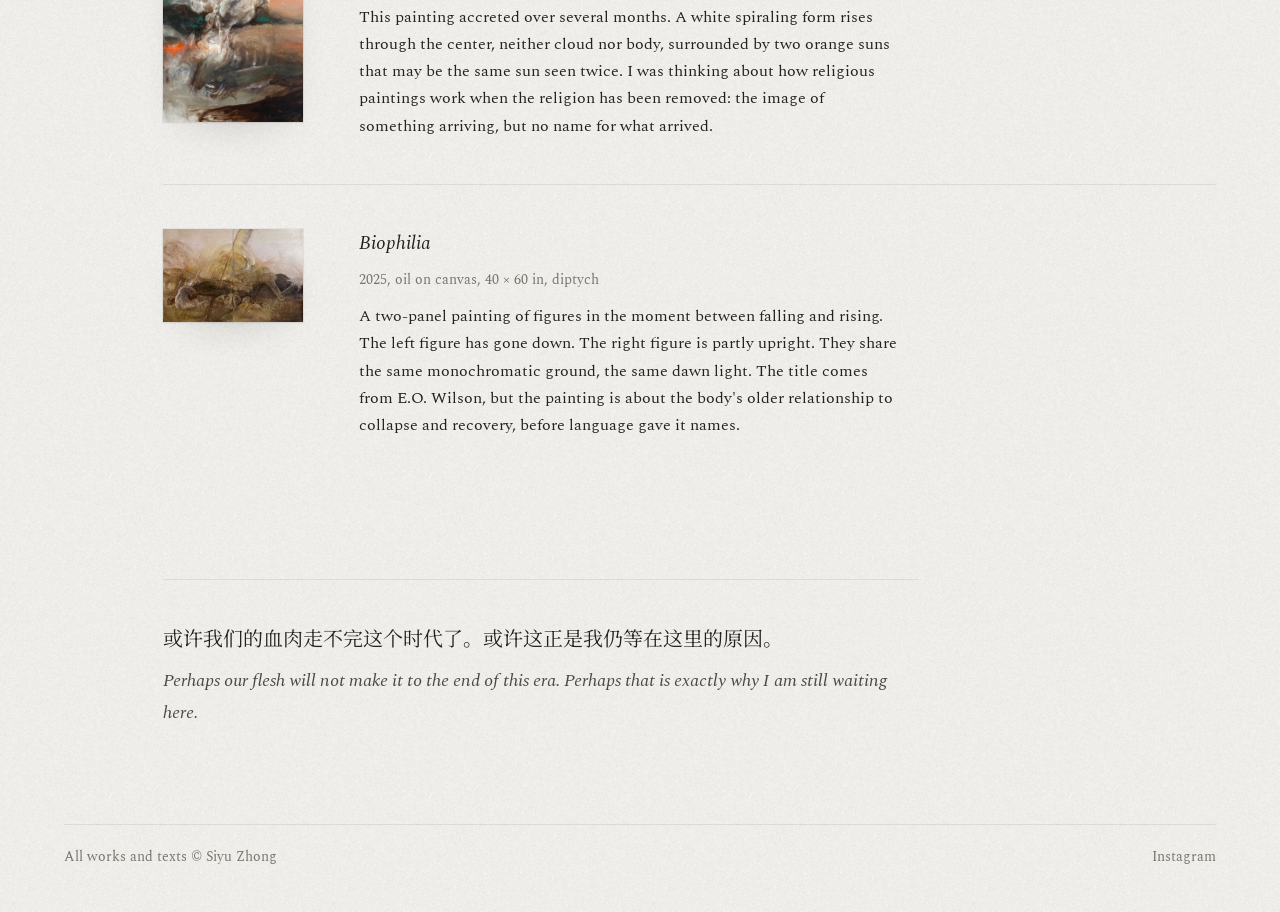
<file: writing.html>
<!doctype html>
<html lang="en">
<head>
<meta charset="utf-8">
<meta name="viewport" content="width=device-width, initial-scale=1, viewport-fit=cover">
<title>Siyu Zhong, writing</title>
<link rel="icon" type="image/png" href="img/favicon.png">
<link rel="preconnect" href="https://fonts.googleapis.com">
<link rel="preconnect" href="https://fonts.gstatic.com" crossorigin>
<link rel="stylesheet" href="https://fonts.googleapis.com/css2?family=Spectral:ital,wght@0,300;0,400;1,300;1,400&family=Noto+Serif+SC:wght@400&display=swap">
<link rel="stylesheet" href="assets/site.css">
</head>
<body>
<header class="top">
  <a class="home" href="index.html">Siyu Zhong</a>
  <nav class="nav" aria-label="Sections">
    <a href="index.html#all-works">Works</a>
    <a href="writing.html" aria-current="page">Writing</a>
    <a href="index.html#about">About</a>
  </nav>
</header>

<main>
  <section class="intro g">
    <div>
      <h1>Written Fragments</h1>
      <p>I paint first, without a sketch. When a painting is done I write to find what it was. These are the sentences the paintings left behind.</p>
    </div>
  </section>
  <div class="frags g" id="frags"></div>
  <section class="aside g" aria-label="A note on Borges">
    <div><p>Borges, in Death and the Compass: a man stands in a house he feels to be endless and still growing, and understands that what makes it seem so large is the shadows, the symmetry, the mirrors, the long years, his own unfamiliarity, the solitude.</p></div>
  </section>
  <section class="notes-head g" aria-labelledby="nh">
    <div>
      <h2 id="nh">Notes on the paintings</h2>
      <p>Shorter and plainer than the fragments: where a painting came from, and what it is of.</p>
    </div>
  </section>
  <div class="frags g" id="notes"></div>
  <section class="coda g">
    <div>
      <p lang="zh-Hans">或许我们的血肉走不完这个时代了。或许这正是我仍等在这里的原因。</p>
      <p>Perhaps our flesh will not make it to the end of this era. Perhaps that is exactly why I am still waiting here.</p>
    </div>
  </section>
</main>

<footer class="foot">
  <span>All works and texts © Siyu Zhong</span>
  <a href="https://www.instagram.com/siyukathart/">Instagram</a>
</footer>

<script src="assets/works.js"></script>
<script>
(function () {
  function esc(s) { return String(s == null ? "" : s).replace(/[&<>"]/g, function (c) { return { "&": "&amp;", "<": "&lt;", ">": "&gt;", "\"": "&quot;" }[c]; }); }
  var order = ["jimen-yanshu", "playground", "window-at-night", "apparition", "wet-fire"];
  var html = "";
  order.forEach(function (slug) {
    var w = window.WORKS.filter(function (x) { return x.slug === slug; })[0];
    if (!w || !w.fz) return;
    html += '<article class="frag">' +
      '<a class="thumb pic" href="work.html#' + w.slug + '" aria-label="' + esc(w.title) + ', see the painting"><img src="img/' + w.slug + '-900.jpg" alt="" loading="lazy"></a>' +
      '<div class="txt"><h2>' + esc(w.title) + '</h2>' +
      '<p class="zhp" lang="zh-Hans">' + esc(w.fz) + '</p><p class="enp">' + esc(w.fe) + '</p></div></article>';
  });
  document.getElementById("frags").innerHTML = html;
  var notes = ["south-of-luozhuang", "arches", "in-remembrance", "apparition", "visitation", "biophilia"];
  var nh = "";
  notes.forEach(function (slug) {
    var w = window.WORKS.filter(function (x) { return x.slug === slug; })[0];
    if (!w || !w.note) return;
    nh += '<article class="note-row">' +
      '<a class="thumb pic" href="work.html#' + w.slug + '" aria-label="' + esc(w.title) + ', see the painting"><img src="img/' + w.slug + '-900.jpg" alt="" loading="lazy"></a>' +
      '<div class="txt"><h3>' + esc(w.title) + '</h3><span class="meta">' + w.year + ', ' + esc(w.medium || window.MEDIUM).toLowerCase() + ', ' + esc(w.size) + '</span>' +
      '<p>' + esc(w.note) + '</p></div></article>';
  });
  document.getElementById("notes").innerHTML = nh;
})();
</script>
</body>
</html>
</file>
<file: assets/site.css>
/* siyuzhong.com. One serif (Spectral), Chinese in Noto Serif SC.
   Paper ground with a faint grain, white for the full list of works. A twelve column grid.
   Nothing decorative: hairlines, air, and the paintings. */
:root{
  --paper:#EFEDE9; --white:#FBFAF8; --ink:#23221F; --soft:#4A4844; --muted:#77736C; --faint:#A39F97;
  --hair:rgba(35,34,31,.14); --hair-soft:rgba(35,34,31,.09);
  --serif:"Spectral", "Iowan Old Style", "Palatino", Georgia, serif;
  --zh:"Noto Serif SC", "Songti SC", "STSong", serif;
  --m:64px; --gap:40px; --inch:25px; --fh:380px;
  color-scheme: light;
}
*{box-sizing:border-box}
html{scroll-behavior:smooth}
html,body{margin:0;background:var(--paper);color:var(--ink)}
body{background:var(--paper) url(../img/grain-paper.png) repeat;background-size:320px 320px;font-family:var(--serif);font-weight:400;font-size:16px;line-height:1.55;-webkit-font-smoothing:antialiased;text-rendering:optimizeLegibility;font-variant-numeric:tabular-nums}
a{color:inherit;text-decoration:none}
a:focus-visible{outline:1px solid var(--ink);outline-offset:6px}
img{max-width:100%;display:block}
h1,h2,h3,p,figure{margin:0}
i,em{font-style:italic}
[lang="zh-Hans"]{font-family:var(--zh);font-weight:400}
.sr{position:absolute;width:1px;height:1px;overflow:hidden;clip:rect(0 0 0 0);white-space:nowrap}

/* the grid */
.g{display:grid;grid-template-columns:repeat(12,minmax(0,1fr));column-gap:var(--gap);padding-left:var(--m);padding-right:var(--m)}

/* header */
.top{display:flex;justify-content:space-between;align-items:baseline;padding:28px var(--m) 0;font-size:15px;line-height:1.3}
.top .home{letter-spacing:.01em;transition:opacity .5s ease}
.home-page .top{position:absolute;top:0;left:0;right:0;z-index:3}
.home-page .top .home{opacity:0}
.home-page.past .top .home{opacity:1}
.nav{display:flex;gap:36px}
.nav a{color:var(--muted);transition:color .2s ease}
.nav a:hover,.nav a[aria-current]{color:var(--ink)}
.nav a.x{display:inline-flex;align-items:center;gap:9px}
.nav a.x svg{position:relative;top:-1px}

/* opening: the name at left, the first painting at right, both standing on one line */
.hero{position:relative;min-height:100vh;min-height:100svh;padding-top:120px;padding-bottom:56px;align-content:end;align-items:end;overflow:hidden}
#ink{position:absolute;inset:0;width:100%;height:100%;opacity:0;transition:opacity 1.6s ease;-webkit-mask-image:linear-gradient(to bottom,#000 58%,transparent 100%);mask-image:linear-gradient(to bottom,#000 58%,transparent 100%)}
#ink.ready{opacity:1}
.hero-l{grid-column:1 / 5;position:relative;display:flex;flex-direction:column;gap:30px;padding-bottom:4px}
.name{font-weight:300;font-size:clamp(40px,4.4vw,62px);line-height:1;letter-spacing:-.008em;display:flex;flex-direction:column;gap:18px}
.name [lang]{font-size:14px;letter-spacing:.34em;color:var(--soft);line-height:1}
.tag{font-size:15px;color:var(--muted);line-height:1.5}
.tag span{display:block}
.hero-cap{grid-column:5 / 7;position:relative;text-align:right;align-items:flex-end;padding-bottom:4px}
.hero-pic{grid-column:7 / 13;position:relative;justify-self:end}
.hero-pic img{height:min(calc(100vh - 176px),760px);height:min(calc(100svh - 176px),760px);width:auto;max-width:100%}

/* captions, the same everywhere: title, then one line of facts */
.cap{display:flex;flex-direction:column;gap:3px;font-size:13.5px;line-height:1.4;color:var(--muted)}
.cap .t{font-size:15px;font-style:italic;color:var(--ink)}
.cap .z{font-size:12.5px;letter-spacing:.22em;color:var(--soft);margin:2px 0 1px}

/* a painting on the wall: a hairline edge and a soft lift, nothing directional */
.pic img{box-shadow:0 0 0 1px rgba(35,34,31,.05),0 1px 2px rgba(35,34,31,.08),0 18px 44px -28px rgba(35,34,31,.32)}
.pic a{display:block}
.pic img{transition:opacity .35s ease}
.pic a:hover img{opacity:.94}

/* a title for the group, a line from the writing */
.chapter{padding-top:144px;padding-bottom:120px}
.hero + main .chapter:first-child{padding-top:136px}
.chapter > div{grid-column:2 / 8;display:flex;flex-direction:column;gap:26px}
.chapter h2{font-weight:300;font-size:44px;line-height:1.05;letter-spacing:-.005em}
.chapter .line{font-style:italic;font-size:22px;line-height:1.45;max-width:28ch;color:var(--soft)}
.chapter .src{font-size:14px;color:var(--muted)}

/* two paintings at their true relative size, hung on one line */
.pair{padding-bottom:40px}
.pair.small{--inch:13px}
.pair .row{grid-column:2 / 13;display:flex;align-items:flex-start;gap:72px}
.pair figure{display:flex;flex-direction:column;gap:16px}
.pair .pic img{height:calc(var(--h) * var(--inch));width:auto}
.pair .row{align-items:flex-end}

/* all works, on white */
.all{background:var(--white) url(../img/grain-white.png) repeat;background-size:320px 320px;border-top:1px solid var(--hair-soft);margin-top:144px;padding:104px var(--m) 128px}
.all-head{display:flex;justify-content:space-between;align-items:baseline;gap:24px;flex-wrap:wrap;margin-bottom:72px}
.all-head h2{font-weight:300;font-size:34px;line-height:1}
.all-head span{font-size:14px;color:var(--muted)}
.group + .group{margin-top:112px}
.group-head{display:flex;justify-content:space-between;align-items:baseline;padding-top:14px;border-top:1px solid var(--hair);margin-bottom:56px;font-size:14px}
.group-head h3{font-weight:400;font-size:14px}
.group-head span{color:var(--muted)}
.cells{display:grid;grid-template-columns:repeat(3,minmax(0,1fr));column-gap:var(--gap);row-gap:72px}
.cell{display:flex;flex-direction:column;gap:18px}
.cell .frame{height:var(--fh);display:flex;align-items:flex-end;container-type:inline-size}
.cell img{height:min(calc(var(--fh) * var(--s)),calc(100cqw / var(--r)));width:auto}

/* about and cv */
.about{padding-top:128px;padding-bottom:112px;row-gap:64px}
.about .col{grid-column:2 / 7;display:flex;flex-direction:column;gap:28px}
.about .cv{grid-column:8 / 13}
.label{font-size:13px;letter-spacing:.14em;text-transform:uppercase;color:var(--muted)}
.about .bio{font-size:21px;line-height:1.5;font-weight:300;max-width:32ch}
.about .stmt{font-size:16px;line-height:1.65;color:var(--soft);max-width:44ch}
.contact{display:flex;flex-direction:column;gap:8px;font-size:15px;padding-top:8px}
.contact .email{user-select:all;align-self:flex-start}
.contact a{color:var(--muted);align-self:flex-start}
.contact a:hover{color:var(--ink)}
.cv{display:flex;flex-direction:column;gap:40px;font-size:15px;line-height:1.45}
.cv .label{margin-bottom:14px;display:block}
.cv ul{list-style:none;margin:0;padding:0}
.cv li{display:grid;grid-template-columns:56px minmax(0,1fr);gap:20px;padding:10px 0;border-top:1px solid var(--hair-soft)}
.cv li:last-child{border-bottom:1px solid var(--hair-soft)}
.cv li .y{color:var(--muted)}

.foot{display:flex;justify-content:space-between;flex-wrap:wrap;gap:16px;margin:0 var(--m);padding:22px 0 44px;border-top:1px solid var(--hair-soft);font-size:13.5px;color:var(--muted)}
.foot a:hover{color:var(--ink)}

/* one painting, with its words */
.view{padding-top:40px;padding-bottom:72px;align-items:start;row-gap:48px}
.view .pic{grid-column:1 / 8;display:flex;justify-content:center}
.view .pic img{max-height:calc(100vh - 170px);max-height:calc(100svh - 170px);width:auto;max-width:100%}
.view article{grid-column:9 / 13;display:flex;flex-direction:column;gap:28px;padding-top:4px}
.view h1{font-weight:300;font-style:italic;font-size:28px;line-height:1.2}
.view .cap{gap:4px;font-size:14px}
.view .cap .z{font-size:13px;margin:4px 0 6px}
.view .zhp{font-size:15px;line-height:2.05;text-align:justify;color:var(--soft)}
.view .enp,.view .note{font-size:16px;line-height:1.7}
.detail{width:100%;height:240px;background-repeat:no-repeat;background-size:auto;box-shadow:0 0 0 1px rgba(35,34,31,.08)}
.view figure{display:flex;flex-direction:column;gap:10px}
.view .lab{font-size:13px;color:var(--muted)}
.credit{font-size:13px;color:var(--muted)}
.pn{display:flex;justify-content:space-between;flex-wrap:wrap;gap:16px;margin:0 var(--m);padding:20px 0 24px;border-top:1px solid var(--hair);font-size:15px}
.pn a{display:inline-flex;align-items:baseline;gap:12px;min-height:44px;align-items:center}
.pn a span{color:var(--muted);font-size:14px}
.pn a:hover i{color:var(--soft)}

/* writing */
.intro{padding-top:64px;padding-bottom:40px}
.intro > div{grid-column:2 / 9;display:flex;flex-direction:column;gap:22px}
.intro h1{font-weight:300;font-size:44px;line-height:1.05}
.intro p{font-size:18px;line-height:1.55;color:var(--soft);max-width:46ch}
.frags{padding-top:24px;padding-bottom:40px}
.frag{grid-column:2 / 13;display:grid;grid-template-columns:140px minmax(0,1fr);column-gap:56px;padding:56px 0;border-top:1px solid var(--hair-soft)}
.frag .txt{display:grid;grid-template-columns:minmax(0,1fr) minmax(0,1fr);column-gap:56px;row-gap:18px}
.frag h2{grid-column:1 / -1;font-weight:400;font-style:italic;font-size:19px}
.frag .zhp{font-size:15px;line-height:2.05;text-align:justify;color:var(--soft)}
.frag .enp{font-size:16px;line-height:1.7}
.aside{padding-top:8px;padding-bottom:48px}
.aside > div{grid-column:2 / 13;display:grid;grid-template-columns:140px minmax(0,1fr);column-gap:56px;padding-top:40px;border-top:1px solid var(--hair-soft)}
.aside p{grid-column:2;font-size:16px;line-height:1.7;max-width:60ch;color:var(--soft)}
.notes-head{padding-top:72px;padding-bottom:8px}
.notes-head > div{grid-column:2 / 9;display:flex;flex-direction:column;gap:18px}
.notes-head h2{font-weight:300;font-size:34px;line-height:1.05}
.notes-head p{font-size:16px;line-height:1.6;color:var(--soft);max-width:46ch}
.note-row{grid-column:2 / 13;display:grid;grid-template-columns:140px minmax(0,1fr);column-gap:56px;padding:44px 0;border-top:1px solid var(--hair-soft)}
.note-row .txt{display:flex;flex-direction:column;gap:12px;max-width:68ch}
.note-row h3{font-weight:400;font-style:italic;font-size:19px}
.note-row .meta{font-size:13.5px;color:var(--muted)}
.note-row p{font-size:16px;line-height:1.7}
.coda{padding-top:56px;padding-bottom:96px}
.coda > div{grid-column:2 / 10;display:flex;flex-direction:column;gap:10px;padding-top:40px;border-top:1px solid var(--hair-soft)}
.coda p{font-size:20px;line-height:1.75}
.coda p + p{font-size:18px;font-style:italic;color:var(--soft)}

@media (prefers-reduced-motion:reduce){#ink,.pic img,.top .home{transition:none}html{scroll-behavior:auto}}

@media (max-width:1100px){
  :root{--m:40px;--gap:28px;--inch:20px;--fh:300px}
  .hero{padding-top:104px}
  .hero-l{grid-column:1 / 5}
  .hero-cap{grid-column:5 / 7}
  .hero-pic{grid-column:7 / 13}
  .chapter > div{grid-column:1 / 9}
  .pair .row{grid-column:1 / 13;gap:48px}
  .about .col{grid-column:1 / 7}
  .about .cv{grid-column:8 / 13}
  .view .pic{grid-column:1 / 8}
  .view article{grid-column:8 / 13}
  .intro > div,.coda > div,.notes-head > div{grid-column:1 / 11}
  .frag,.note-row,.aside > div{grid-column:1 / 13}
}
@media (max-width:760px){
  :root{--m:20px;--gap:16px;--fh:200px}
  .top{padding-top:18px;font-size:14px}
  .nav{gap:22px}
  .nav a,.top .home{min-height:40px;display:inline-flex;align-items:center}
  .hero{padding-top:88px;padding-bottom:48px;row-gap:28px;align-content:start}
  .hero-l,.hero-cap,.hero-pic{grid-column:1 / -1}
  .hero-l{gap:18px;padding-bottom:12px}
  .name{font-size:42px;gap:14px}
  .hero-pic{justify-self:stretch}
  .hero-pic img{height:auto;width:100%;max-height:none}
  .hero-cap{order:3;text-align:left;align-items:flex-start;padding-bottom:0}
  .chapter{padding-top:80px;padding-bottom:64px}
  .hero + main .chapter:first-child{padding-top:80px}
  .all{margin-top:80px}
  .chapter > div{grid-column:1 / -1;gap:18px}
  .chapter h2{font-size:32px}
  .chapter .line{font-size:19px}
  .pair{padding-bottom:96px}
  .pair .row{flex-direction:column;align-items:flex-start;gap:48px}
  .pair .pic img{height:auto;width:calc(var(--w) * 1%)}
  .all{padding:64px var(--m) 80px}
  .all-head{margin-bottom:40px}
  .all-head h2{font-size:28px}
  .group + .group{margin-top:72px}
  .group-head{margin-bottom:32px}
  .cells{grid-template-columns:repeat(2,minmax(0,1fr));row-gap:48px}
  .cell{gap:12px}
  .cap{font-size:12.5px}
  .cap .t{font-size:14px}
  .about{padding-top:72px;padding-bottom:64px;row-gap:48px}
  .about .col,.about .cv{grid-column:1 / -1}
  .about .bio{font-size:19px}
  .view{padding-top:20px;padding-bottom:40px;row-gap:32px}
  .view .pic,.view article{grid-column:1 / -1}
  .view .pic img{max-height:none;width:100%}
  .intro{padding-top:40px}
  .intro > div,.coda > div,.frags > *{grid-column:1 / -1}
  .intro h1{font-size:32px}
  .frag,.note-row,.aside > div{grid-template-columns:1fr;row-gap:24px;padding:40px 0}
  .frag .thumb,.note-row .thumb{max-width:110px}
  .frag .txt{grid-template-columns:1fr}
  .aside p{grid-column:1}
  .notes-head h2{font-size:28px}
  .coda{padding-bottom:64px}
  .coda p{font-size:18px}
}
</file>
